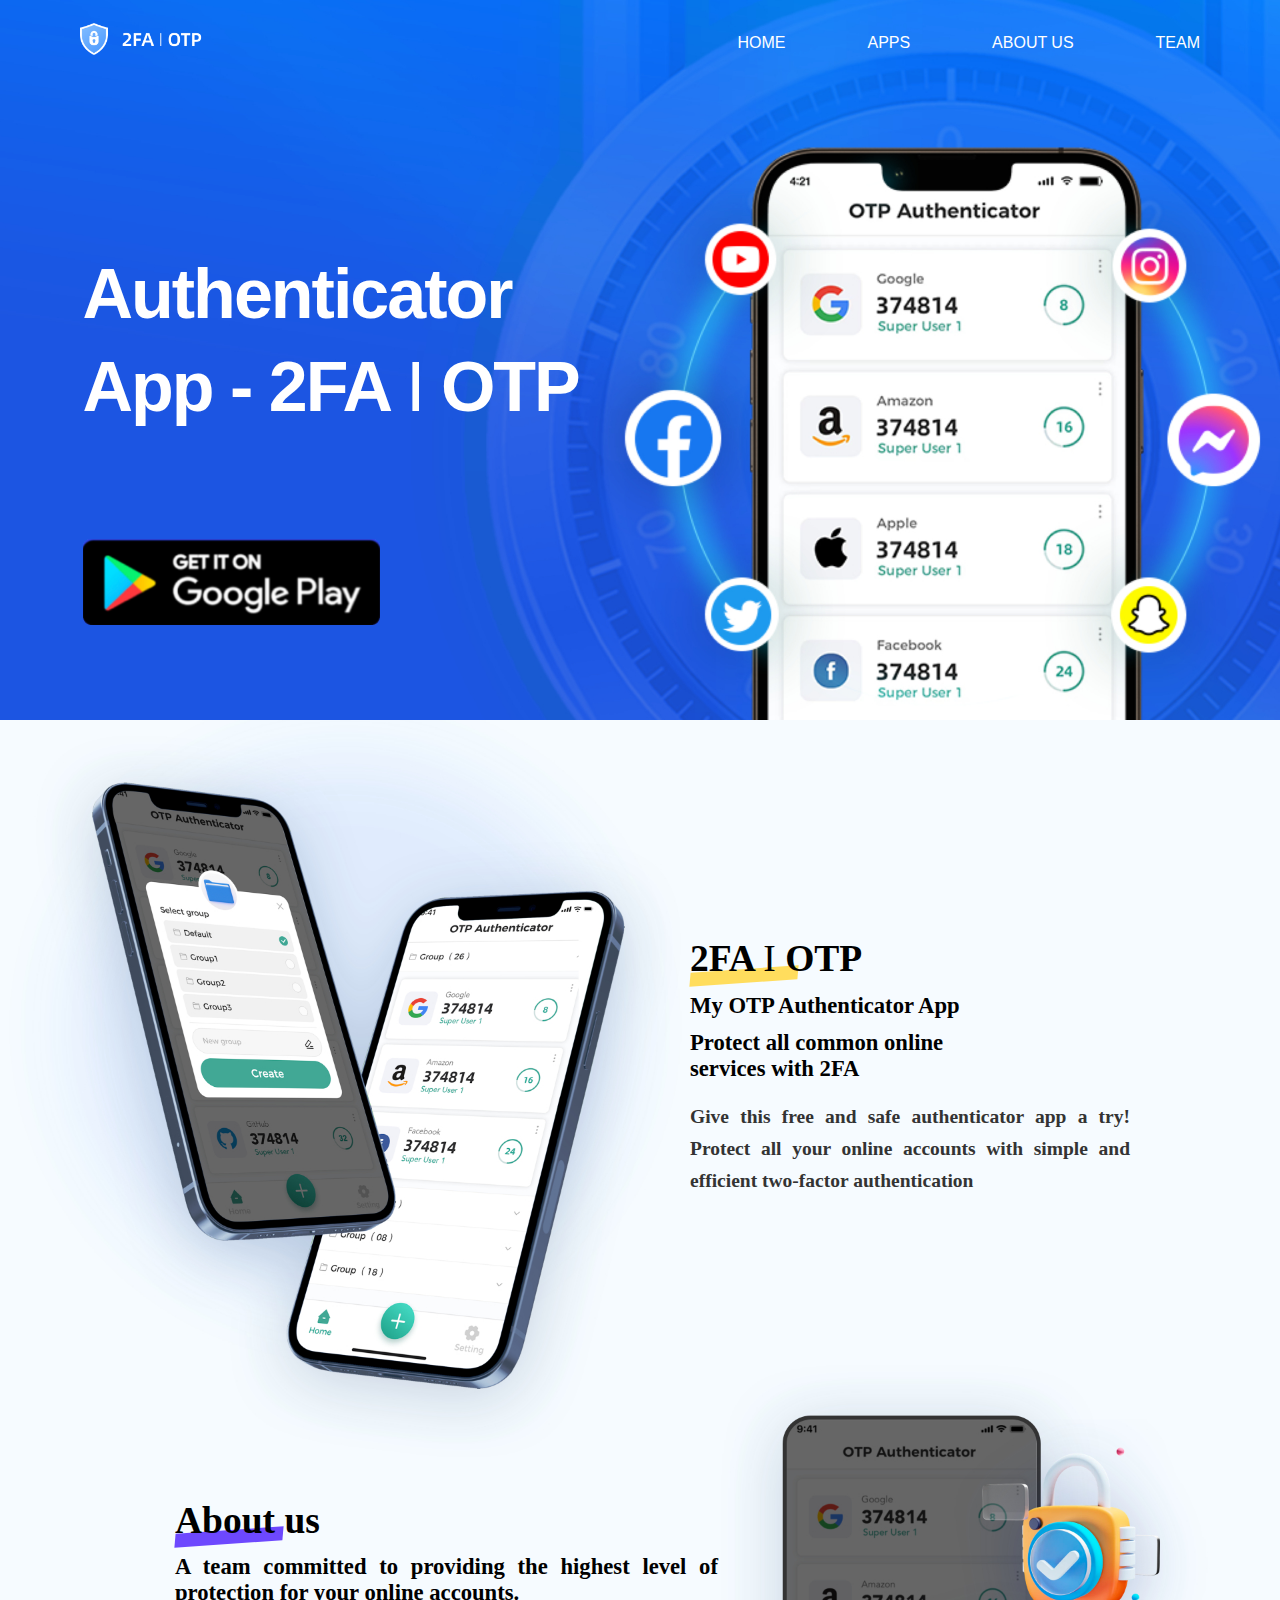
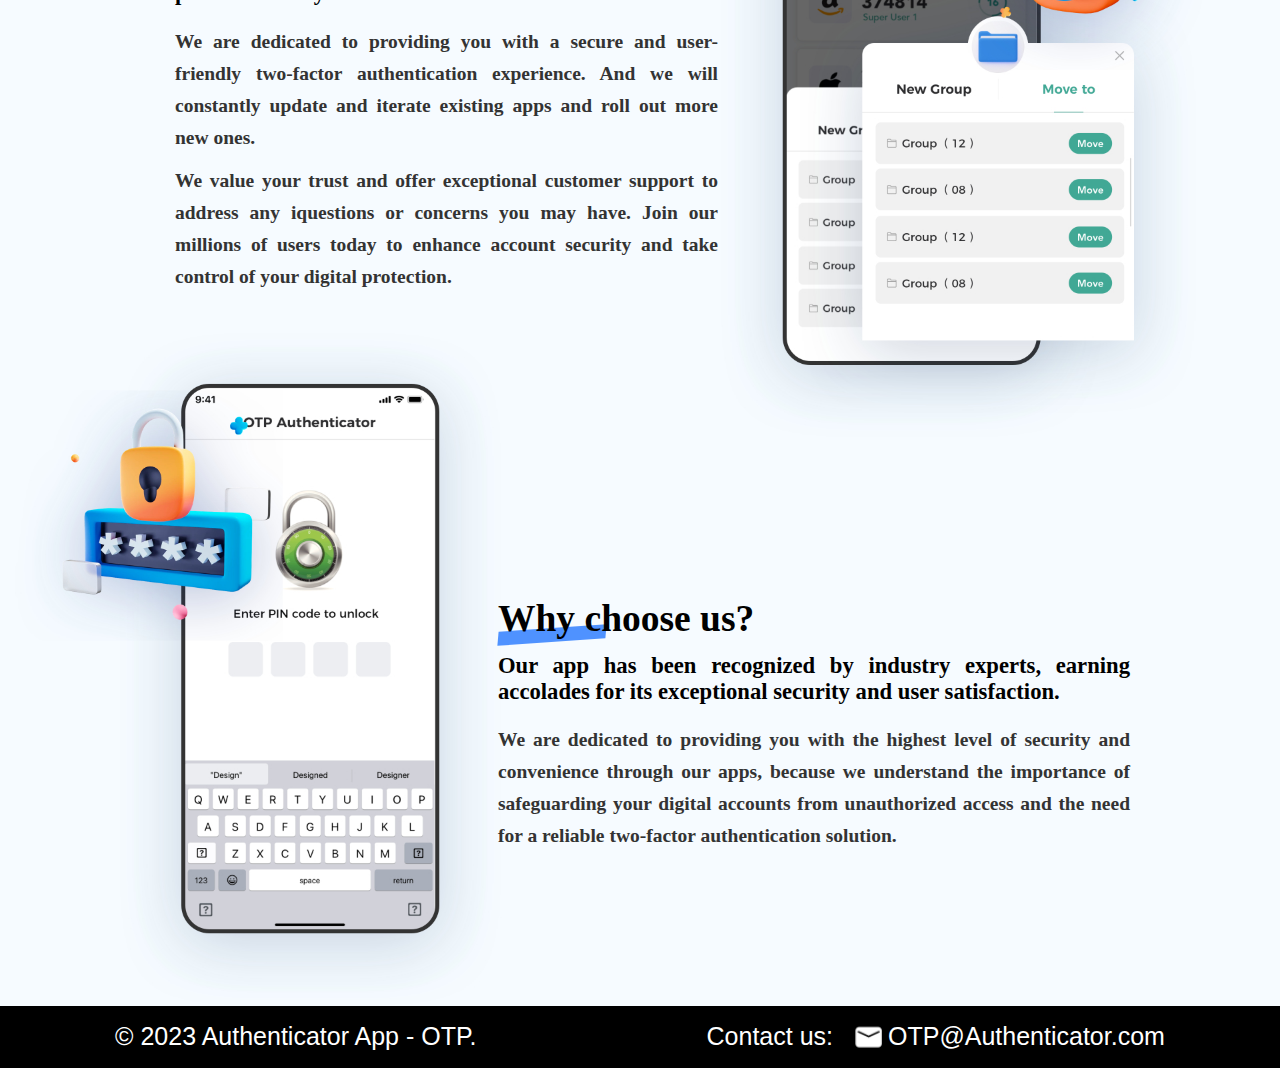
<file: index.html>
<!DOCTYPE html>

<head>
    <meta charset="utf-8">
    <title>2FA | OTP document</title>
    <meta http-equiv="X-UA-Compatible" content="IE=edge">
    <meta name="viewport" content="width=device-width, initial-scale=1">
    <meta name="keywords" content="apps, posters">
    <meta name="description" content="this is services page.">

    <meta property="og:site_name" content="services">
    <meta property="og:url" content="https://services.com">
    <meta property="og:title" content="services">
    <meta property="og:description" content="this is services page.">
    <link rel="stylesheet" href="./main.css">
</head>

<body>
    <div id="home">
        <div class="header">
            <img class="logo" src="./images/logo.png" alt="logo"></img>
            <div class="text">
                <a href="#home">HOME</a>
                <a href="#apps">APPS</a>
                <a href="#aboutUs">ABOUT US</a>
                <a href="#chooseUs">TEAM</a>
            </div>
        </div>
        <div class="title">
            <div>
                Authenticator
                </br>
                App - 2FA <span style="font-weight: 100;">I</span> OTP
            </div>
            <a href="https://play.google.com/store/apps/details?id=otp.authenticator.app.authentication.password&hl=en&gl=us">
                <img class="googleplay" src="./images/googleplay.jpg" alt="google play">
            </a>
        </div>
    </div>
    <div class="box">
        <div id="apps" class="session">
            <div class="title">
                <div class="shadow shadow_h"></div>
                <div class="text">2FA <span style="font-weight: 100;">I</span> OTP</div>
            </div>
            <div class="discript">
                <div>My OTP Authenticator App</div>
                <div>
                    Protect all common online
                    <br>
                    services with 2FA
                </div>
                
            </div>
            <div class="content">
                Give this free and safe authenticator app a try! Protect all your online accounts with simple and efficient two-factor authentication
            </div>
        </div>
        <div id="aboutUs" class="session">
            <div class="title">
                <div class="shadow shadow_z"></div>
                <div class="text">About us</div>
            </div>
            <div class="discript">
                A team committed to providing the highest level of protection for your online accounts.
            </div>
            <div class="content">
                <div>We are dedicated to providing you with a secure and user-friendly two-factor authentication experience. And we will constantly update and iterate existing apps and roll out more new ones.</div>
                <div>We value your trust and offer exceptional customer support to address any iquestions or concerns you may have. Join our millions of users today to enhance account security and take control of your digital protection.</div>
            </div>
        </div>
        <div id="chooseUs" class="session">
            <div class="title">
                <div class="shadow shadow_l"></div>
                <div class="text">Why choose us?</div>
            </div>
            <div class="discript">
                Our app has been recognized by industry experts, earning accolades for its exceptional security and user satisfaction.
            </div>
            <div class="content">
                We are dedicated to providing you with the highest level of security and convenience through our apps, because we understand the importance of safeguarding your digital accounts from unauthorized access and the need for a reliable two-factor authentication solution.
            </div>
        </div>
    </div>
    <div id="footer">
        <div>© 2023 Authenticator App - OTP.</div>
        <div>
            Contact us:
            <img class="mail" src="./images/mail.png" alt="mail">
            OTP@Authenticator.com
        </div>
    </div>
    <script>
        (() => {
            function resetFontSize() {
                const size = (document.documentElement.clientWidth / 1920) * 37.5;
                document.documentElement.style.fontSize = size + 'px';
            }
            resetFontSize();
            window.addEventListener('resize', resetFontSize);
        })();
    </script>
</body>
</file>
<file: main.css>
html {
     scroll-behavior: smooth;
 }

 body {
     margin: 0;
     padding: 0;
     box-sizing: border-box;
     font-family: 'Lato', Helvetica, Arial;
     color: black;
 }

 #home {
     background-image: url(./images/header.jpg);
     background-size: 100% 100%;
     height: 28.8rem;
     width: 51.2rem;
     position: relative;
 }

 #home .header {
     display: flex;
     align-items: center;
     justify-content: space-between;
     padding: 0.934rem 3.2rem 0 3.2rem;
     color: white;
 }

 #home .header .logo {
     height: 1.28rem;
 }

 #home .header .text a {
     text-decoration: none;
     color: white;
     margin-left: 3rem;
     font-size: 0.64rem;
 }

 #home .title {
     color: white;
     font-size: 2.8rem;
     letter-spacing: -2px;
     font-weight: 700;
     text-align: left;
     line-height: 3.734rem;
     position: absolute;
     top: 9.9rem;
     margin-left: 3.3rem;
 }

 #home .title .googleplay{
     width: 11.894rem;
     margin-top: 4.2rem;
     border-radius: 0.3rem;
 }

 .box {
    background-image: url(./images/background.jpg);
    background-size: 100% 100%;
    display: flex;
    flex-direction: column;
 }

 #apps {
    width: 50%;
    align-self: end;
    height: 25.14rem;
    padding: 2.6rem 6rem 0 2rem;
}

#aboutUs {
    width: 60%;
    align-self: start;
    height: 25.14rem;
    padding: 2.6rem 2rem 0 7rem;
}

 #chooseUs {
     width: 65%;
     align-self: end;
     height: 25.14rem;
     padding: 2.6rem 6rem 0 2rem;
 }

 .session {
    display: flex;
    flex-direction: column;
    justify-content: center;
    box-sizing: border-box;
    font-family: AlibabaPuHuiTi-Medium, AlibabaPuHuiTi;
 }

 .session .title{
    font-size: 1.5rem;
    font-weight: 600;
    text-align: left;
    line-height: 1.867rem;
    position: relative;
    height: 1.5rem;
 }

 .session .title .text{
    z-index: 2;
    position: absolute;
 }

 .session .title .shadow{
    width: 4.3rem;
    height: 0.55rem;
    transform: skew(355deg, 356deg);
    position: absolute;
    top: 1.3rem;
    z-index: 1;
 }

 .session .title .shadow_h{
    background-color: #FFDD5D;
 }
 .session .title .shadow_z{
    background-color: #6D48FE;
 }
 .session .title .shadow_l{
    background-color: #4F92FF;
 }

 .session .discript{
    font-size: 0.907rem;
    font-weight: 600;
    /* line-height: 1.367rem; */
    margin-top: 0.774rem;
    text-align: justify;
 }

 .session .discript div{
    margin-bottom: 0.45rem;
 }

 .session .discript div:last-child{
    margin-bottom: 0;
 }

 .session .content{
    font-size: 0.78rem;
    font-weight: 600;
    color: #333333;
    line-height: 1.28rem;
    margin-top: 0.774rem;
    text-align: justify;
 }

 .session .content div{
    margin-bottom: 0.45rem;
 }

 .session .content div:last-child{
    margin-bottom: 0;
 }

 #footer {
     width: 100%;
     height: 2.5rem;
     display: flex;
     align-items: center;
     justify-content: space-around;
     background-color: black;
     color: white;
 }

 #footer div:last-child{
    display: flex;
    align-items: center;
 }

 #footer .mail{
    margin-left: 0.8rem;
    height: 1.2rem;
    margin-right: 0.2rem;
 }
</file>
